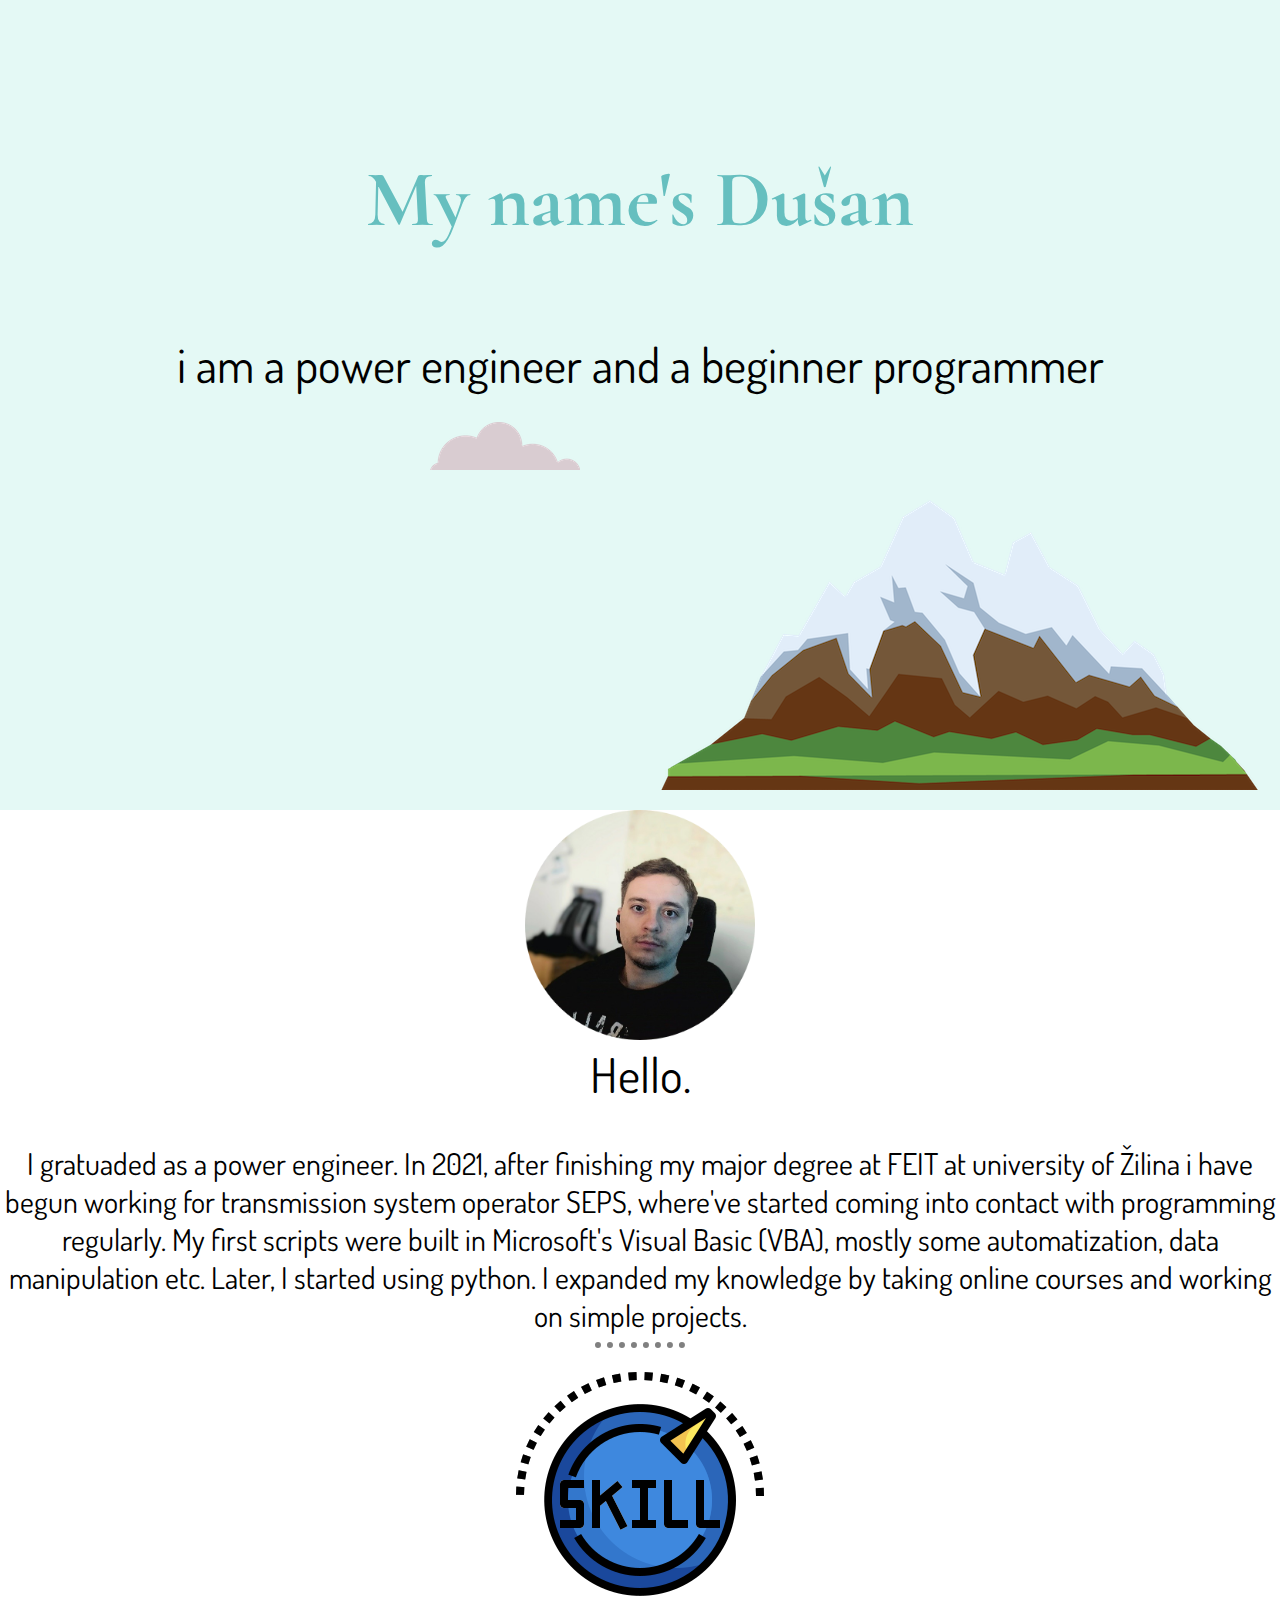
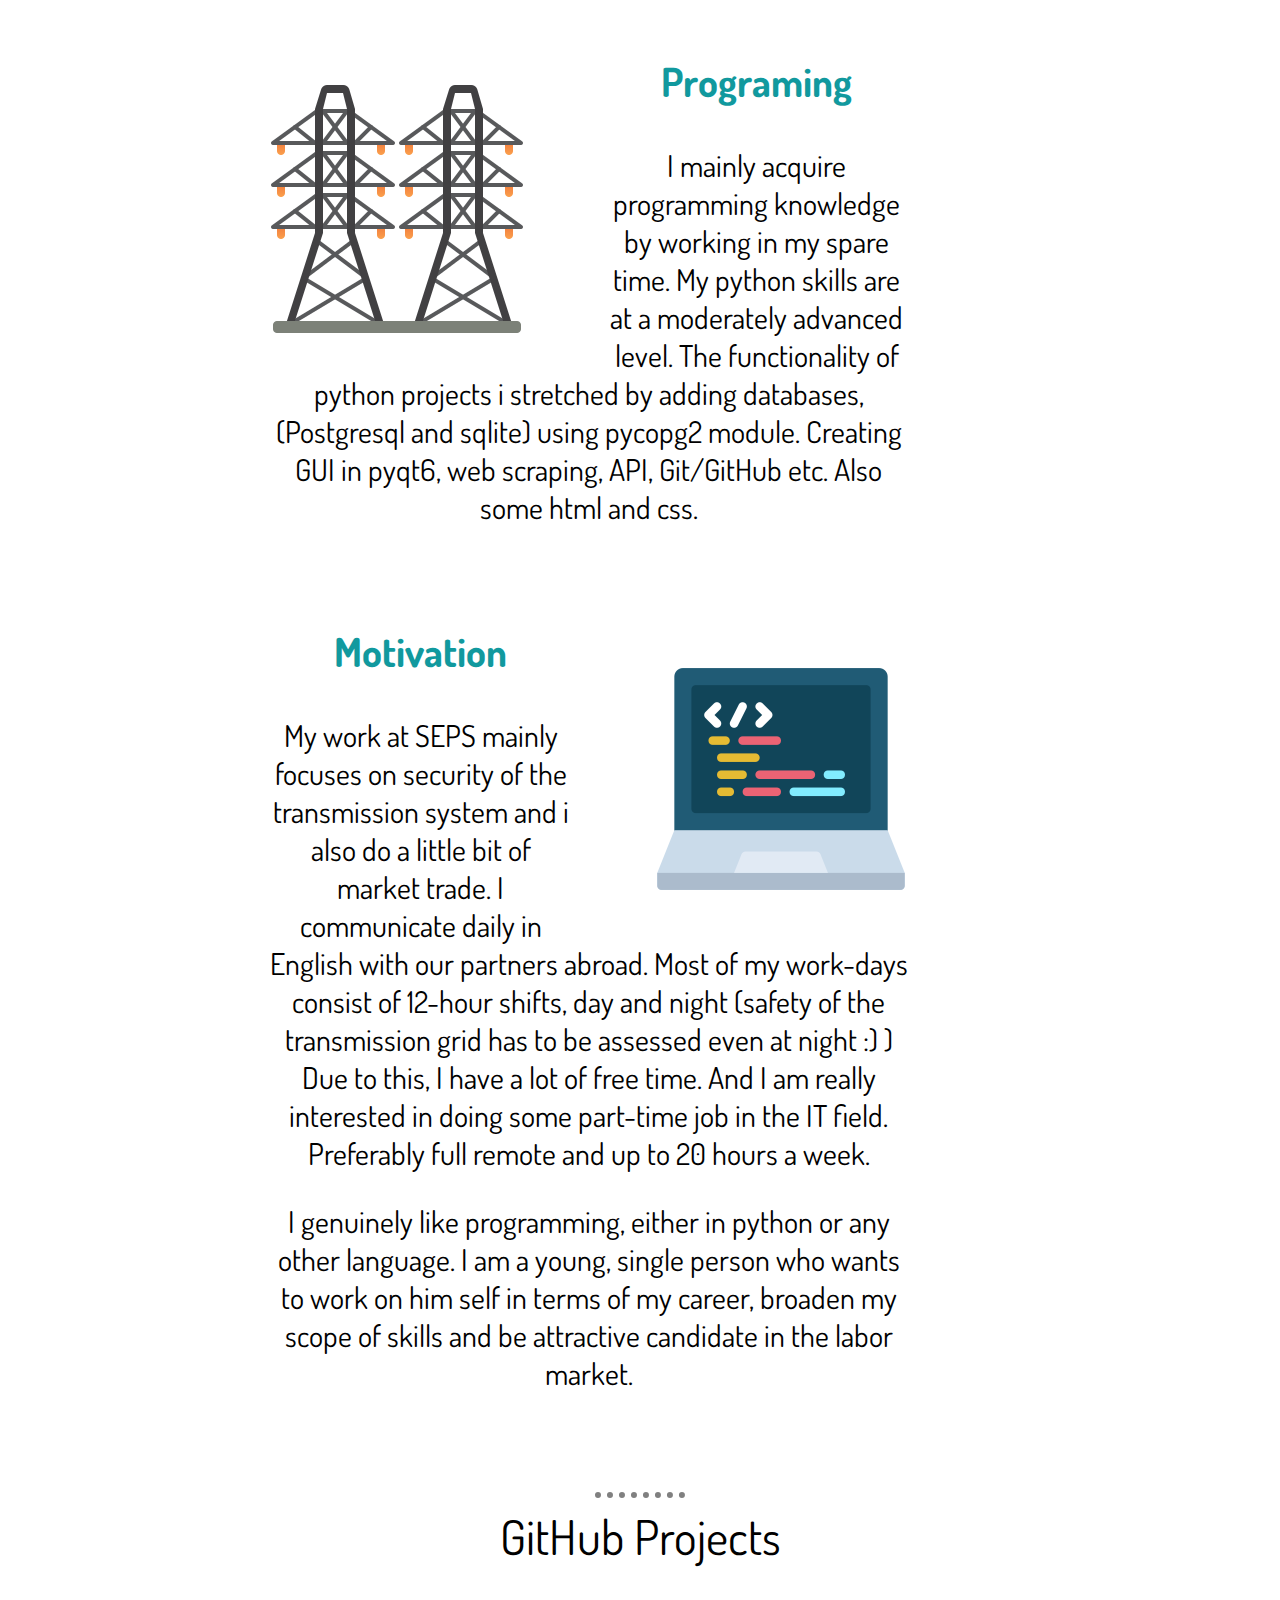
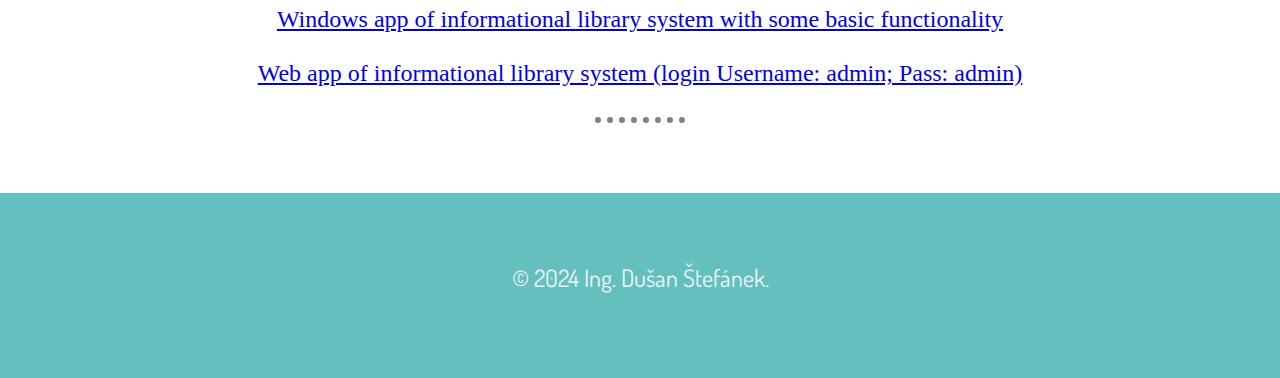
<file: Motivational letter (Web page).html>
<!DOCTYPE html>
<html lang="en">
<head>
    <meta charset="UTF-8">
    <title>Dusan Stefanek</title>
    <link rel="stylesheet" href="css/styles.css">
    <link rel="icon" href="favicon.ico">
    <link rel="preconnect" href="https://fonts.googleapis.com">
    <link rel="preconnect" href="https://fonts.gstatic.com" crossorigin>
    <link href="https://fonts.googleapis.com/css2?family=Cormorant:ital,wght@1,500&family=Dosis:wght@500&family=Hind+Siliguri:wght@500&family=Koulen&family=Montserrat:wght@200&display=swap" rel="stylesheet"></head>
<body>
    <div class="top" style="position:relative">

        <h1 class="center" style="margin-top:100px">My name's Dušan</h1>
        <h2 class="center" style="margin-top:0px">i am a power engineer and a beginner programmer</h2>

        <img src="Images/cloud.png" style="position:absolute;left:430px;bottom:340px">
        <img src="Images/cloud.png" style="position:absolute;left:1330px;top:90px">

        <img src="Images/mountain.png" alt="mountain-img" style="display:block; margin-left:640px">
    </div>

    <div class="middle-container">
  <div class="profile">
    <img src="Images/11zon_cropped.png" alt="portrait" width="230" height="230">
    <h2>Hello.</h2>
    <p>I gratuaded as a power engineer. In 2021, after finishing my major degree at FEIT at university of Žilina i have begun working for transmission system operator SEPS, where've started coming into contact with programming regularly. My first scripts were built in Microsoft's Visual Basic (VBA), mostly some automatization, data manipulation etc. Later, I started using python. I expanded my knowledge by taking online courses and working on simple projects.</p>
  </div>
  <hr class="hr">

  <div class="skills">
      <img class="skill" src="Images/skill.png" alt="skill">

    <div class="skill-row">
      <img class="powerEngineering" src="Images/electricity.png" alt="electricity" style="padding-top:25px;margin-right:80px">
      <h3>Programing</h3>
      <p></p>
      <p >I mainly acquire programming knowledge by working in my spare time. My python skills are at a moderately advanced level. The functionality of python projects i stretched by adding databases, (Postgresql and sqlite) using pycopg2 module. Creating GUI in pyqt6, web scraping, API, Git/GitHub etc. Also some html and css.</p>
    </div>

    <div class="skill-row">
      <img class="programming" src="Images/programming.png" alt="programming" style="padding-top:25px;margin-left:80px">
      <h3>Motivation</h3>
      <p>My work at SEPS mainly focuses on security of the transmission system and i also do a little bit of market trade. I communicate daily in English with our partners abroad. Most of my work-days consist of 12-hour shifts, day and night (safety of the transmission grid has to be assessed even at night :) ) Due to this, I have a lot of free time. And I am really interested in doing some part-time job in the IT field. Preferably full remote and up to 20 hours a week.
        </p>
      <p>I genuinely like programming, either in python or any other language. I am a young, single person who wants to work on him self in terms of my career, broaden my scope of skills and be attractive candidate in the labor market. </p>
    </div>
  </div>
  <hr class="hr">
  <div class = "github">
    <h2>GitHub Projects</h2>
    <a target="_blank" href = https://github.com/yuke347/Library-sqlite.git>Windows app of informational library system with some basic functionality</a>
    <br>
    <br>
    <a target="_blank" href = https://DusanStefanek.pythonanywhere.com>Web app of informational library system (login Username: admin; Pass: admin)</a>
    <p></p>

  </div>
  <hr class="hr">
</div>

<div class="bottom-container">
  <p style="color:#EAF6F6; font-size:1.5rem;">© 2024 Ing. Dušan Štefánek.</p>
</div>


</body>
</html>
</file>
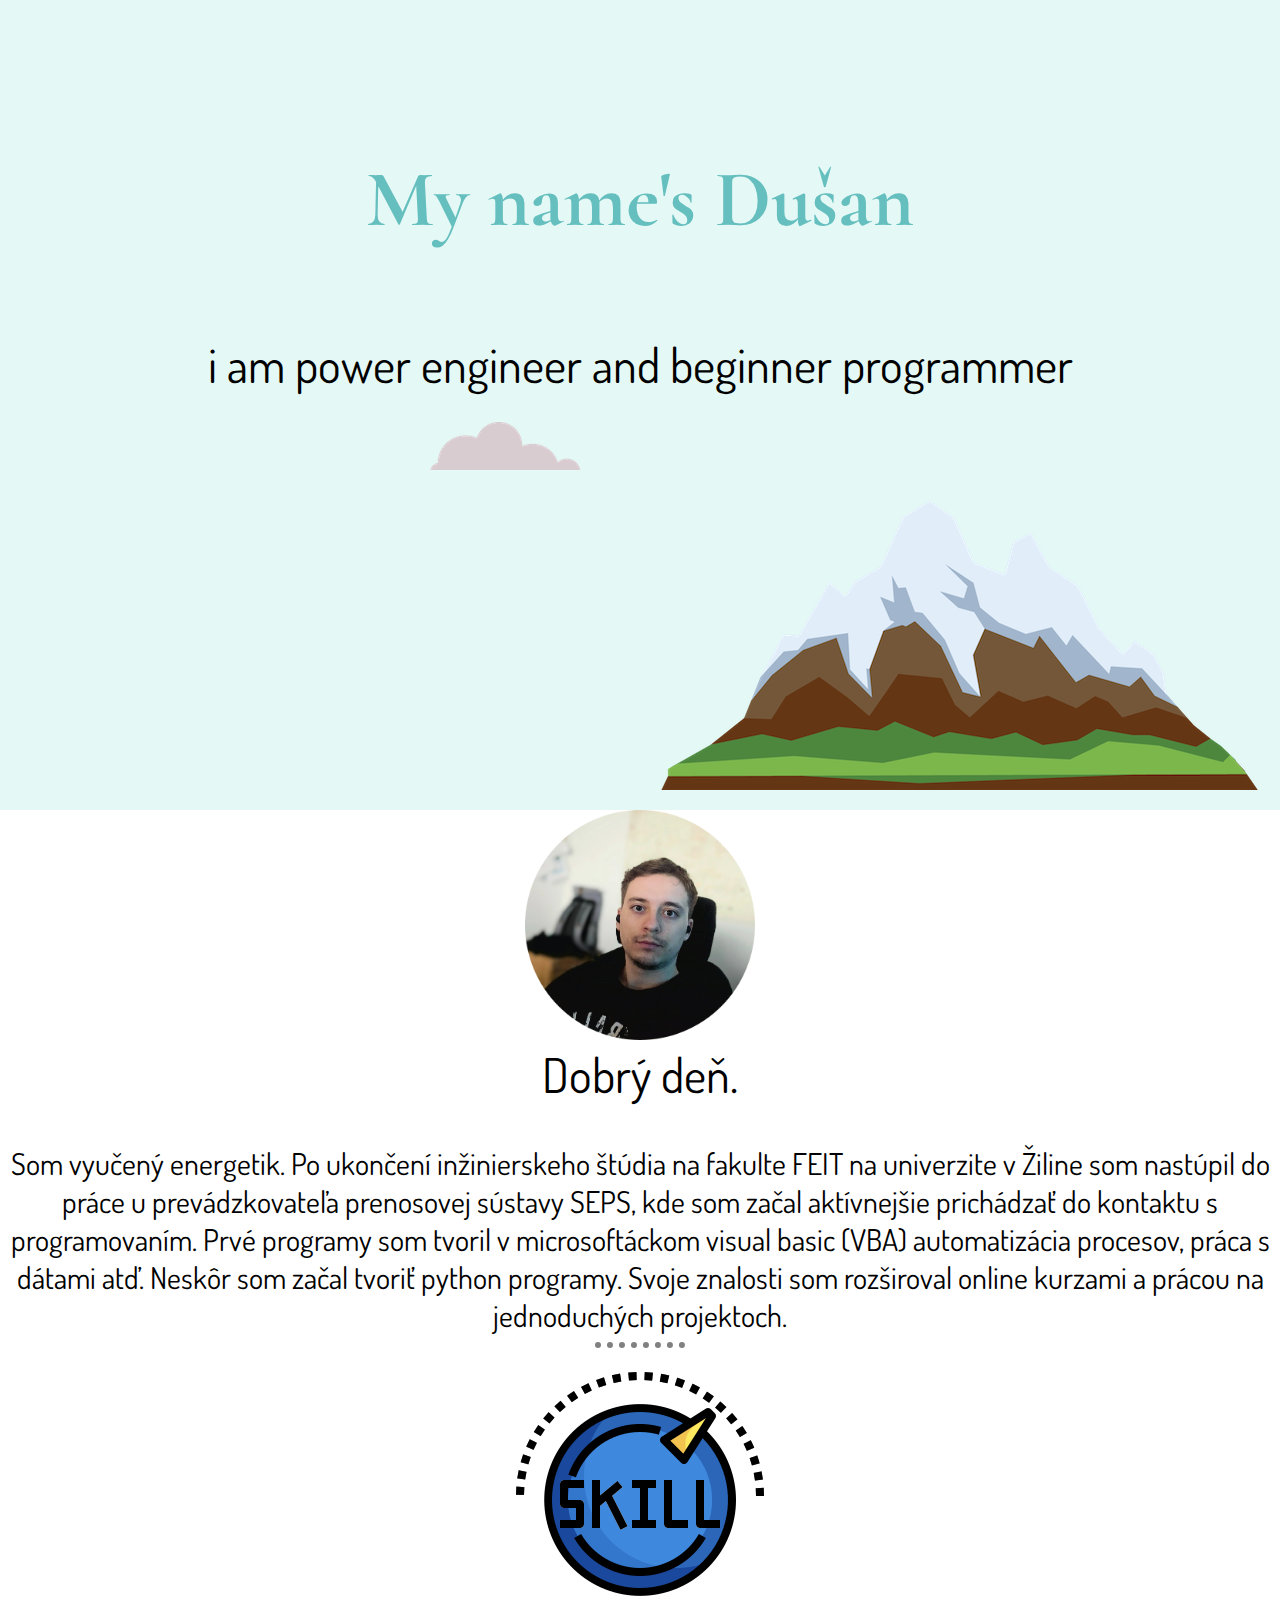
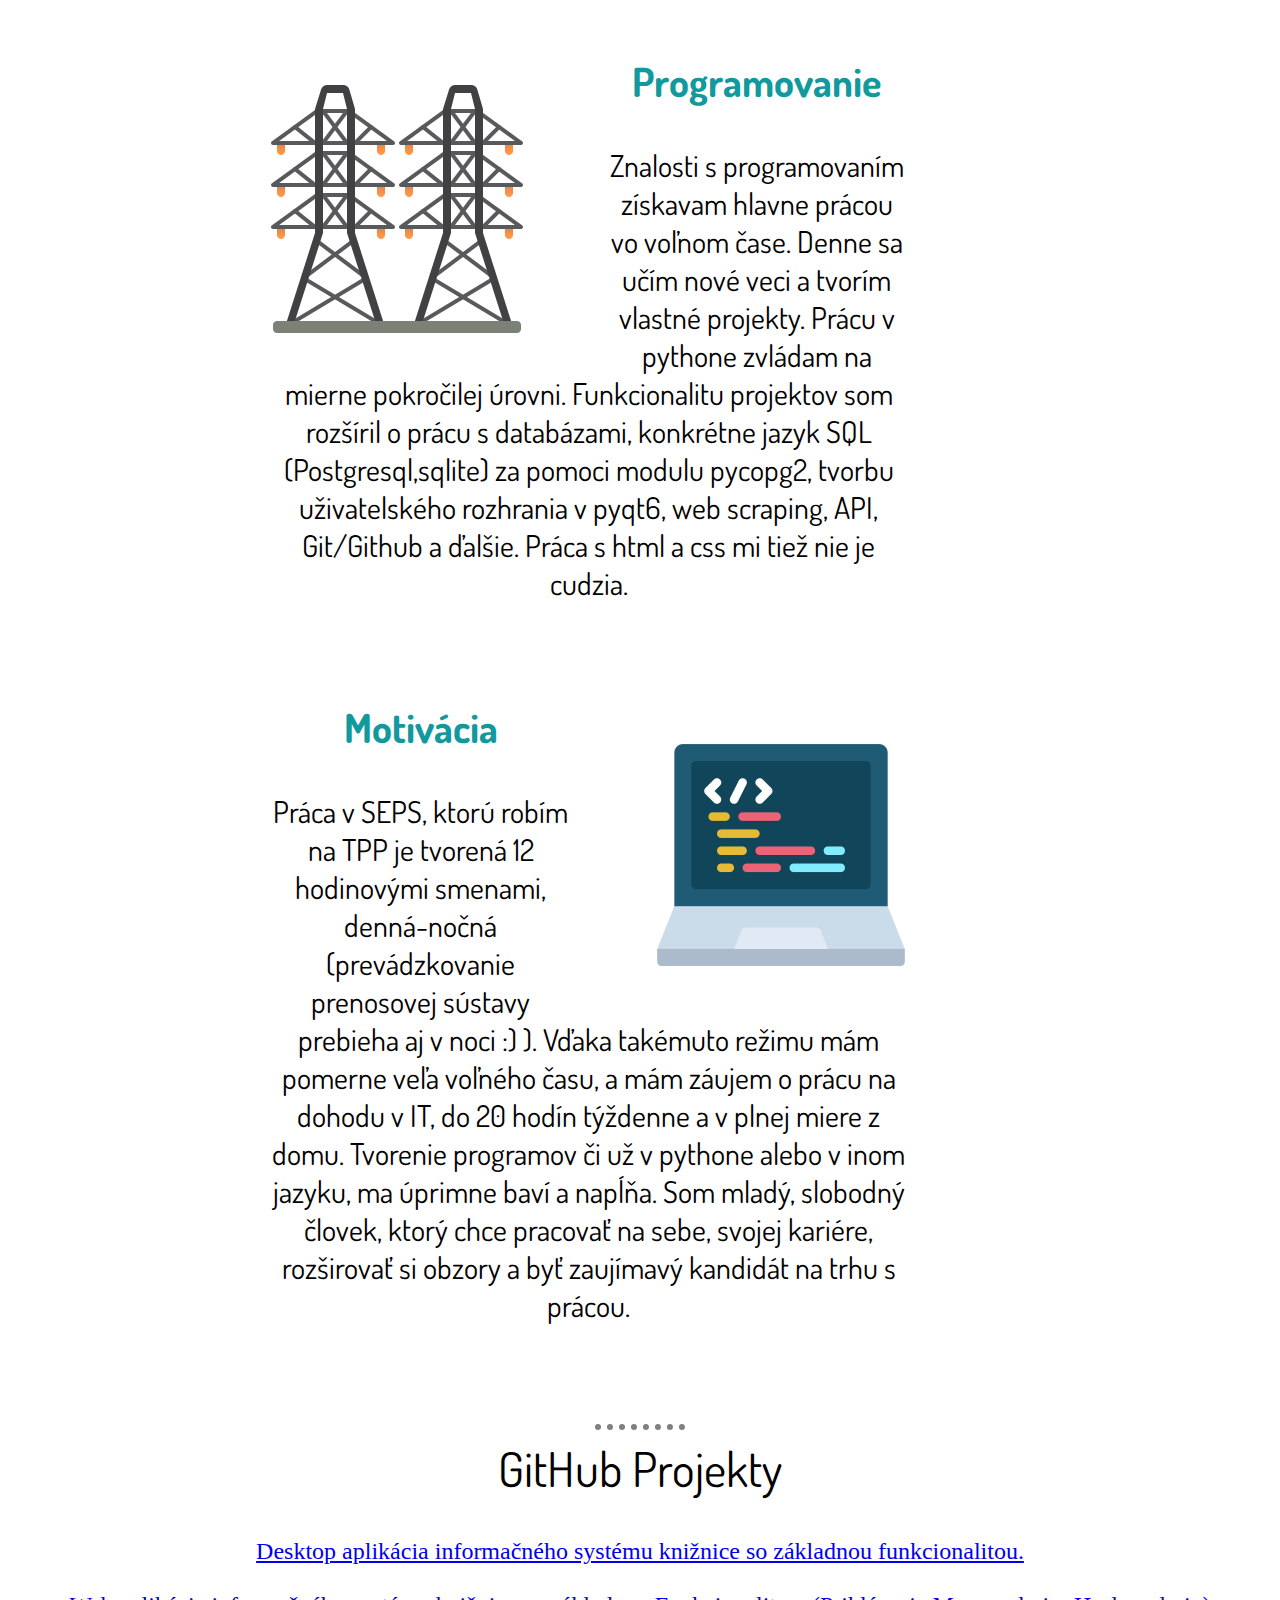
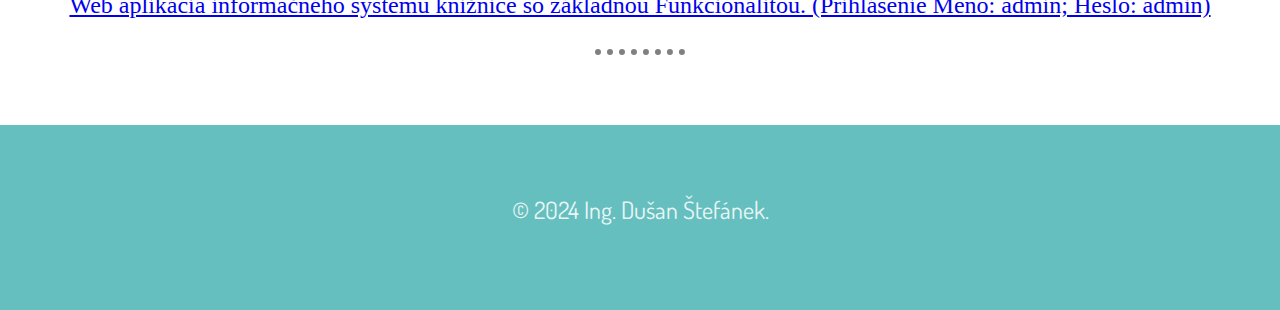
<file: Motivačný list(webstránka).html>
<!DOCTYPE html>
<html lang="en">
<head>
    <meta charset="UTF-8">
    <title>Dusan Stefanek</title>
    <link rel="stylesheet" href="css/styles.css">
    <link rel="icon" href="favicon.ico">
    <link rel="preconnect" href="https://fonts.googleapis.com">
    <link rel="preconnect" href="https://fonts.gstatic.com" crossorigin>
    <link href="https://fonts.googleapis.com/css2?family=Cormorant:ital,wght@1,500&family=Dosis:wght@500&family=Hind+Siliguri:wght@500&family=Koulen&family=Montserrat:wght@200&display=swap" rel="stylesheet"></head>
<body>
    <div class="top" style="position:relative">

        <h1 class="center" style="margin-top:100px">My name's Dušan</h1>
        <h2 class="center" style="margin-top:0px">i am power engineer and beginner programmer</h2>

        <img src="Images/cloud.png" style="position:absolute;left:430px;bottom:340px">
        <img src="Images/cloud.png" style="position:absolute;left:1330px;top:90px">

        <img src="Images/mountain.png" alt="mountain-img" style="display:block; margin-left:640px">
    </div>

    <div class="middle-container">
  <div class="profile">
    <img src="Images/11zon_cropped.png" alt="portrait" width="230" height="230">
    <h2>Dobrý deň.</h2>
    <p>Som vyučený energetik. Po ukončení inžinierskeho štúdia na fakulte FEIT na univerzite v Žiline som nastúpil do práce u prevádzkovateľa prenosovej sústavy SEPS, kde som začal aktívnejšie prichádzať do kontaktu s programovaním. Prvé programy som tvoril v microsoftáckom visual basic (VBA) automatizácia procesov, práca s dátami atď. Neskôr som začal tvoriť python programy. Svoje znalosti som rozširoval online kurzami a prácou na jednoduchých projektoch.</p>
  </div>
  <hr class="hr">

  <div class="skills">
      <img class="skill" src="Images/skill.png" alt="skill">

    <div class="skill-row">
      <img class="powerEngineering" src="Images/electricity.png" alt="electricity" style="padding-top:25px;margin-right:80px">
      <h3>Programovanie</h3>
      <p >Znalosti s programovaním získavam hlavne prácou vo voľnom čase. Denne sa učím nové veci a tvorím vlastné projekty. Prácu v pythone zvládam na mierne pokročilej úrovni. Funkcionalitu projektov som rozšíril o prácu s databázami, konkrétne jazyk SQL (Postgresql,sqlite) za pomoci modulu pycopg2, tvorbu uživatelského rozhrania v pyqt6, web scraping, API, Git/Github a ďalšie.   
        Práca s html a css mi tiež nie je cudzia.</p>
    </div>

    <div class="skill-row">
      <img class="programming" src="Images/programming.png" alt="programming" style="padding-top:25px;margin-left:80px">
      <h3>Motivácia</h3>
      <p>Práca v SEPS, ktorú robím na TPP je tvorená 12 hodinovými smenami, denná-nočná (prevádzkovanie prenosovej sústavy prebieha aj v noci :) ). Vďaka takémuto režimu mám pomerne veľa voľného času, a mám záujem o prácu na dohodu v IT, do 20 hodín týždenne a v plnej miere z domu. 
        Tvorenie programov či už v pythone alebo v inom jazyku, ma úprimne baví a napĺňa. Som mladý, slobodný človek, ktorý chce pracovať na sebe, svojej kariére, rozširovať si obzory a byť zaujímavý kandidát na trhu s prácou.   </p>
    </p>
    </div>
  </div>
  <hr class="hr">
  <div class = "github">
    <h2>GitHub Projekty</h2>
    <a target="_blank" href = https://github.com/yuke347/Library-sqlite.git>Desktop aplikácia informačného systému knižnice so základnou funkcionalitou.</a>
    <br>
    <br>
    <a target="_blank" href = https://DusanStefanek.pythonanywhere.com>Web aplikácia informačného systému knižnice so základnou Funkcionalitou. (Prihlásenie Meno: admin; Heslo: admin)</a>
    <p></p>

  </div>
  <hr class="hr">
</div>

<div class="bottom-container">
  <p style="color:#EAF6F6; font-size:1.5rem;">© 2024 Ing. Dušan Štefánek.</p>
</div>


</body>
</html>
</file>
<file: css/styles.css>
body{
    background-color:white;
    margin: 0px;
}
h1 {
    font-size: 80px;
    line-height:2;
    font-family: "Cormorant" ,sefir;
    color: #66BFBF;
}
p {
    font-size: 30px;
    font-family: "Dosis", sefir;
    margin-bottom: 0;
}
h2{
    font-size: 3rem;
    font-family: "Dosis", sefir;
    font-weight: normal;
    margin-top: 0;
}
h3{
    color: #11999E;
    font-size: 2.5rem;
    font-family: "Dosis", sefir;
}
.top {
    background-color:#E4F9F5;
    padding:20px;
    }
.middle-container {
    text-align:center;

}
.bottom-container {
    background-color:#66BFBF;
    height:140px;
    text-align: center;
    padding-top: 45px;
    margin-top: 70px;
}
.github{
    font-size: 1.5rem;
}

.center{
    text-align:center;
}

.skill-row{
    width:50%;
    margin-left:21%;
    margin-bottom:100px;
    text
}
.powerEngineering{
    float: left;
}
.programming{
    float: right;
}
.hr{
    border-style: dotted none none none;
    border-width: 6px;
    width: 7%;
}
.footer-link{
    color: #11999E;
    font-size: 1.3rem;
    font-family:  arial, sefir;
    font-weight:bold;
}
.btn {
  background: #11999E;
  background-image: -webkit-linear-gradient(top, #11999E, #11999E);
  background-image: -moz-linear-gradient(top, #11999E, #11999E);
  background-image: -ms-linear-gradient(top, #11999E, #11999E);
  background-image: -o-linear-gradient(top, #11999E, #11999E);
  background-image: linear-gradient(to bottom, #11999E, #11999E);
  -webkit-border-radius: 28;
  -moz-border-radius: 28;
  border-radius: 28px;
  font-family: Arial;
  color: #EAF6F6;
  font-size: 25px;
  padding: 10px 20px 10px 20px;
  text-decoration: none;

}

.btn:hover {
  background: #3cb0fd;
  background-image: -webkit-linear-gradient(top, #3cb0fd, #3498db);
  background-image: -moz-linear-gradient(top, #3cb0fd, #3498db);
  background-image: -ms-linear-gradient(top, #3cb0fd, #3498db);
  background-image: -o-linear-gradient(top, #3cb0fd, #3498db);
  background-image: linear-gradient(to bottom, #3cb0fd, #3498db);
  text-decoration: none;
  margin-top:200px;
}
#profile{margin-bottom: 0;}
</file>
